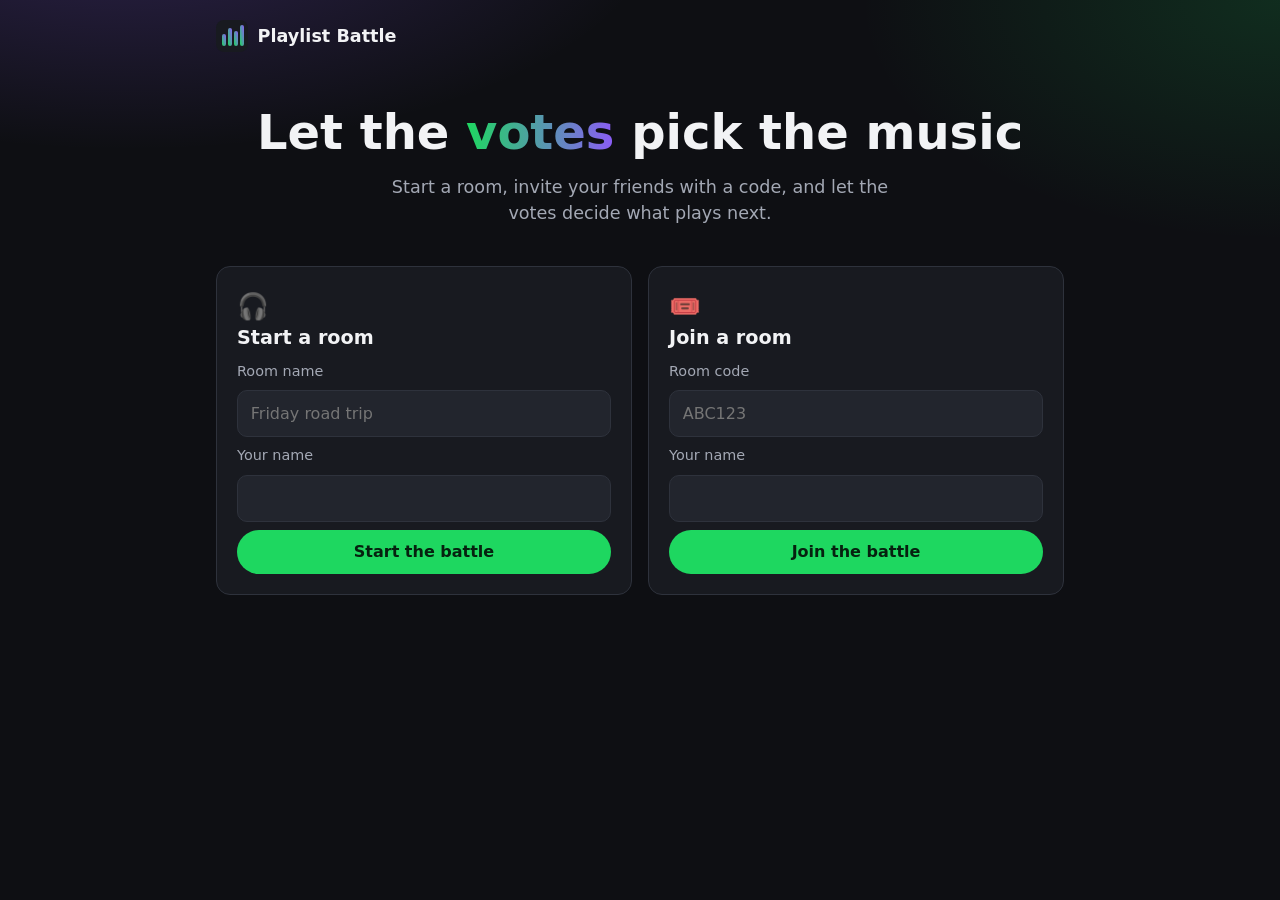
<file: ui/index.html>
<!doctype html>
<html lang="en">
<head>
  <meta charset="utf-8">
  <meta name="viewport" content="width=device-width, initial-scale=1">
  <title>Playlist Battle</title>
  <link rel="icon" href="logo.svg" type="image/svg+xml">
  <link rel="stylesheet" href="style.css">
</head>
<body>
  <a class="site-header" href="index.html">
    <img class="logo" src="logo.svg" alt="">
    Playlist Battle
  </a>
  <main>
    <section class="hero">
      <h1>Let the <span>votes</span> pick the music</h1>
      <p>Start a room, invite your friends with a code, and let the votes decide what plays next.</p>
    </section>

    <p class="error" role="alert" id="error" hidden></p>

    <div class="grid">
      <section class="card">
        <div class="card-icon" aria-hidden="true">🎧</div>
        <h2>Start a room</h2>
        <form id="create-form">
          <label for="room_name">Room name</label>
          <input id="room_name" name="room_name" placeholder="Friday road trip" required>
          <label for="host_name">Your name</label>
          <input id="host_name" name="your_name" required>
          <button type="submit">Start the battle</button>
        </form>
      </section>

      <section class="card">
        <div class="card-icon" aria-hidden="true">🎟️</div>
        <h2>Join a room</h2>
        <form id="join-form">
          <label for="code">Room code</label>
          <input id="code" name="code" placeholder="ABC123" autocomplete="off" required>
          <label for="guest_name">Your name</label>
          <input id="guest_name" name="your_name" required>
          <button type="submit">Join the battle</button>
        </form>
      </section>
    </div>
  </main>
  <script src="config.js"></script>
  <script src="api.js"></script>
  <script src="index.js"></script>
</body>
</html>
</file>
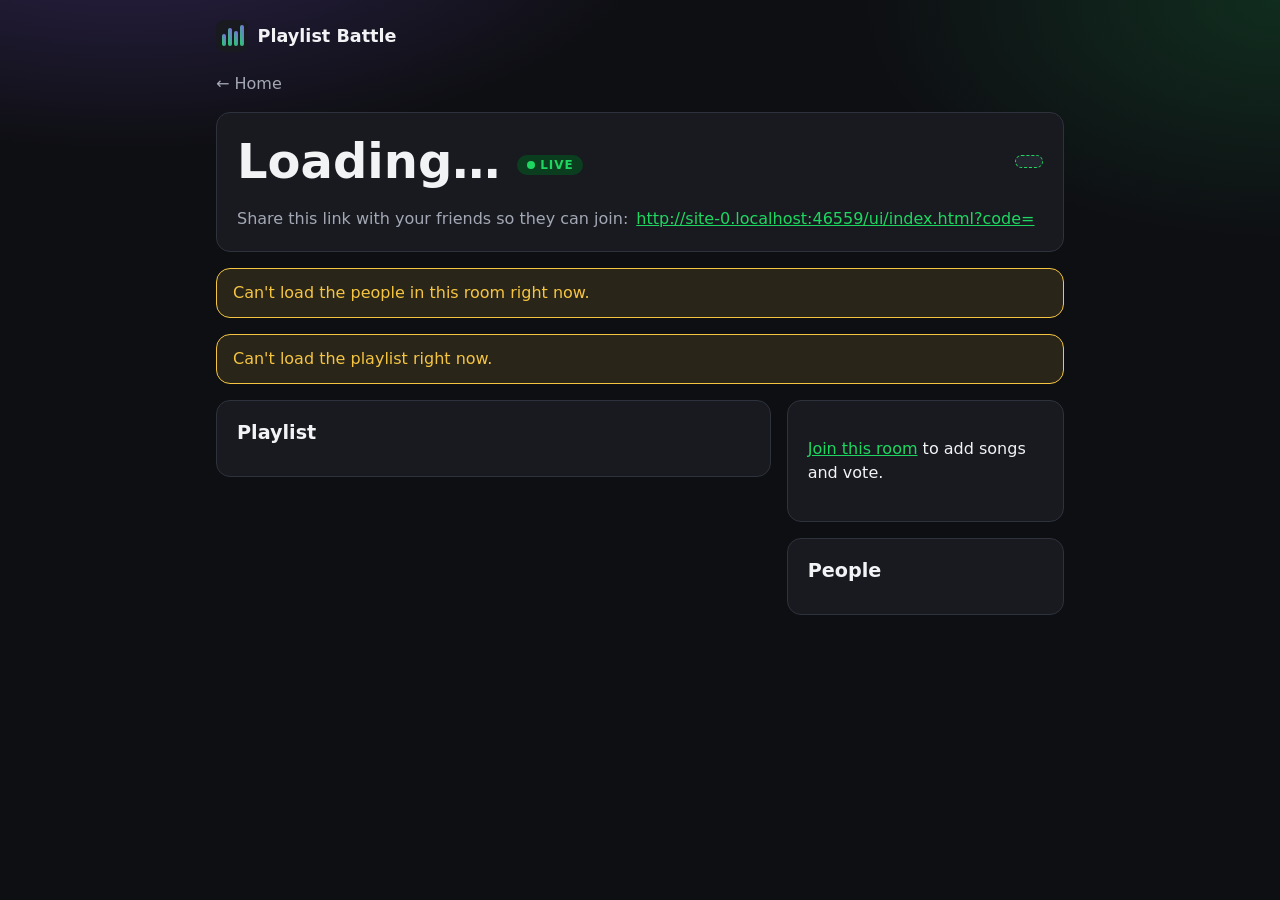
<file: ui/room.html>
<!doctype html>
<html lang="en">
<head>
  <meta charset="utf-8">
  <meta name="viewport" content="width=device-width, initial-scale=1">
  <title>Room · Playlist Battle</title>
  <link rel="icon" href="logo.svg" type="image/svg+xml">
  <link rel="stylesheet" href="style.css">
</head>
<body>
  <a class="site-header" href="index.html">
    <img class="logo" src="logo.svg" alt="">
    Playlist Battle
  </a>
  <main>
    <a class="back" href="index.html">← Home</a>

    <section class="card">
      <div class="room-header">
        <h1><span id="room-name">Loading…</span> <span class="live" title="This page updates by itself">Live</span></h1>
        <span class="code-badge" aria-label="Room code" id="room-code"></span>
      </div>
      <div class="share">
        Share this link with your friends so they can join:
        <a id="share-link"></a>
      </div>
    </section>

    <p class="error" role="alert" id="error" hidden></p>
    <p class="notice" role="status" id="rooms-notice" hidden></p>
    <p class="notice" role="status" id="battle-notice" hidden></p>

    <div class="room-layout">
      <div>
        <div id="now-playing"></div>

        <section class="card">
          <div class="playlist-header">
            <h2>Playlist</h2>
            <button class="button-small" type="button" id="play" hidden>▶ Play the winner</button>
          </div>
          <div id="playlist"></div>
        </section>

        <section class="card" id="played-card" hidden>
          <h2>Played</h2>
          <ol class="played" id="played"></ol>
        </section>
      </div>

      <div>
        <section class="card" id="add-card" hidden>
          <h2>Add a song</h2>
          <form id="add-form">
            <label for="title">Title</label>
            <input id="title" name="title" required>
            <label for="artist">Artist</label>
            <input id="artist" name="artist" required>
            <button type="submit">Add song</button>
          </form>
        </section>
        <section class="card" id="join-card" hidden>
          <p><a id="join-link">Join this room</a> to add songs and vote.</p>
        </section>

        <section class="card">
          <h2 id="people-title">People</h2>
          <ul class="members" id="members"></ul>
        </section>
      </div>
    </div>
  </main>
  <script src="config.js"></script>
  <script src="api.js"></script>
  <script src="room.js"></script>
</body>
</html>
</file>
<file: ui/style.css>
:root {
  --bg: #0e0f13;
  --surface: #181a20;
  --surface-2: #22252d;
  --border: #2e323c;
  --text: #f2f3f5;
  --muted: #a3a8b4;
  --accent: #1ed760;
  --accent-dark: #0b3d1f;
  --purple: #8b5cf6;
  --error: #ff7a7a;
  --gold: #f5c542;
  --silver: #c9ced8;
  --bronze: #d9895b;
  --radius: 14px;
}

* {
  box-sizing: border-box;
}

body {
  margin: 0;
  font-family: system-ui, -apple-system, "Segoe UI", Roboto, sans-serif;
  background:
    radial-gradient(900px 400px at 10% -10%, rgba(139, 92, 246, 0.25), transparent 60%),
    radial-gradient(700px 400px at 100% 0%, rgba(30, 215, 96, 0.15), transparent 60%),
    var(--bg);
  background-attachment: fixed;
  color: var(--text);
  line-height: 1.5;
  min-height: 100vh;
}

a {
  color: var(--accent);
}

:focus-visible {
  outline: 3px solid var(--accent);
  outline-offset: 2px;
}

.site-header {
  display: flex;
  align-items: center;
  gap: 0.6rem;
  max-width: 880px;
  margin: 0 auto;
  padding: 1.25rem 1rem;
  font-weight: 700;
  font-size: 1.1rem;
  color: var(--text);
  text-decoration: none;
}

.logo {
  width: 32px;
  height: 32px;
}

main {
  max-width: 880px;
  margin: 0 auto;
  padding: 0 1rem 3rem;
}

h1,
h2 {
  line-height: 1.2;
  margin: 0 0 0.75rem;
}

h1 {
  font-size: clamp(2rem, 6vw, 3rem);
}

h2 {
  font-size: 1.2rem;
}

.hero {
  text-align: center;
  padding: 2rem 0 2.5rem;
}

.hero h1 span {
  background: linear-gradient(90deg, var(--accent), var(--purple));
  -webkit-background-clip: text;
  background-clip: text;
  color: transparent;
}

.hero p {
  color: var(--muted);
  font-size: 1.1rem;
  max-width: 34rem;
  margin: 0 auto;
}

.grid {
  display: grid;
  grid-template-columns: repeat(auto-fit, minmax(260px, 1fr));
  gap: 1rem;
  align-items: start;
}

.card {
  background: var(--surface);
  border: 1px solid var(--border);
  border-radius: var(--radius);
  padding: 1.25rem;
  margin-bottom: 1rem;
}

.card-icon {
  font-size: 1.6rem;
}

form {
  display: grid;
  gap: 0.5rem;
}

label {
  font-size: 0.9rem;
  color: var(--muted);
}

input {
  font: inherit;
  color: var(--text);
  background: var(--surface-2);
  border: 1px solid var(--border);
  border-radius: 10px;
  padding: 0.65rem 0.8rem;
}

input:focus {
  border-color: var(--accent);
}

button,
.button {
  font: inherit;
  font-weight: 600;
  border: none;
  border-radius: 999px;
  padding: 0.65rem 1.2rem;
  cursor: pointer;
  background: var(--accent);
  color: #06210f;
  text-decoration: none;
  transition: transform 0.1s ease, filter 0.1s ease;
}

button:hover,
.button:hover {
  filter: brightness(1.1);
}

button:active {
  transform: scale(0.97);
}

.button-ghost {
  background: transparent;
  color: var(--text);
  border: 1px solid var(--border);
}

.button-small {
  padding: 0.4rem 0.9rem;
  font-size: 0.9rem;
}

form.inline {
  display: inline;
}

.error {
  background: rgba(255, 122, 122, 0.12);
  border: 1px solid var(--error);
  color: var(--error);
  border-radius: 10px;
  padding: 0.6rem 0.9rem;
}

.back {
  display: inline-block;
  color: var(--muted);
  text-decoration: none;
  margin-bottom: 1rem;
}

.room-header {
  display: flex;
  flex-wrap: wrap;
  justify-content: space-between;
  align-items: center;
  gap: 1rem;
}

.room-header h1 {
  margin: 0;
}

.code-badge {
  font-family: ui-monospace, "SF Mono", Menlo, monospace;
  font-size: 1.4rem;
  letter-spacing: 0.2em;
  background: var(--surface-2);
  border: 1px dashed var(--accent);
  border-radius: 10px;
  padding: 0.35rem 0.8rem;
}

.share {
  display: flex;
  flex-wrap: wrap;
  gap: 0.5rem;
  align-items: center;
  margin-top: 1rem;
  color: var(--muted);
  word-break: break-all;
}

.room-layout {
  display: grid;
  grid-template-columns: 2fr 1fr;
  gap: 1rem;
  align-items: start;
}

@media (max-width: 720px) {
  .room-layout {
    grid-template-columns: 1fr;
  }
}

.playlist {
  list-style: none;
  margin: 0;
  padding: 0;
  display: grid;
  gap: 0.6rem;
}

.song {
  display: grid;
  grid-template-columns: auto 1fr auto;
  gap: 0.9rem;
  align-items: center;
  background: var(--surface-2);
  border: 1px solid var(--border);
  border-radius: 12px;
  padding: 0.75rem 0.9rem;
}

.rank {
  width: 2.2rem;
  height: 2.2rem;
  border-radius: 50%;
  display: grid;
  place-items: center;
  font-weight: 700;
  background: var(--surface);
  border: 1px solid var(--border);
}

.rank-1 {
  background: var(--gold);
  color: #3a2a00;
  border: none;
}

.rank-2 {
  background: var(--silver);
  color: #24272e;
  border: none;
}

.rank-3 {
  background: var(--bronze);
  color: #3a1a08;
  border: none;
}

.song-title {
  font-weight: 700;
}

.song-meta {
  color: var(--muted);
  font-size: 0.85rem;
}

.vote-bar {
  height: 6px;
  background: var(--surface);
  border-radius: 999px;
  margin-top: 0.4rem;
  overflow: hidden;
}

.vote-bar span {
  display: block;
  height: 100%;
  background: linear-gradient(90deg, var(--accent), var(--purple));
  border-radius: 999px;
}

.empty {
  text-align: center;
  color: var(--muted);
  padding: 2rem 1rem;
}

.empty svg {
  width: 56px;
  height: 56px;
  opacity: 0.6;
}

.members {
  list-style: none;
  margin: 0;
  padding: 0;
  display: grid;
  gap: 0.5rem;
}

.member {
  display: flex;
  align-items: center;
  gap: 0.6rem;
}

.avatar {
  width: 2rem;
  height: 2rem;
  border-radius: 50%;
  display: grid;
  place-items: center;
  font-weight: 700;
  color: #0e0f13;
}

.avatar-0 { background: #1ed760; }
.avatar-1 { background: #a78bfa; }
.avatar-2 { background: #f5c542; }
.avatar-3 { background: #60a5fa; }
.avatar-4 { background: #f472b6; }

.tag {
  font-size: 0.75rem;
  background: var(--accent-dark);
  color: var(--accent);
  border-radius: 999px;
  padding: 0.1rem 0.5rem;
}

.playlist-header {
  display: flex;
  justify-content: space-between;
  align-items: center;
  gap: 0.5rem;
  margin-bottom: 0.75rem;
}

.playlist-header h2 {
  margin: 0;
}

.song-actions {
  display: flex;
  flex-wrap: wrap;
  justify-content: flex-end;
  gap: 0.4rem;
}

.now-playing {
  display: grid;
  grid-template-columns: auto 1fr auto;
  gap: 1rem;
  align-items: center;
  background: linear-gradient(135deg, rgba(30, 215, 96, 0.18), rgba(139, 92, 246, 0.22)), var(--surface);
  border-color: var(--accent);
}

.now-label {
  font-size: 0.75rem;
  font-weight: 700;
  letter-spacing: 0.12em;
  text-transform: uppercase;
  color: var(--accent);
}

.equalizer {
  display: flex;
  align-items: flex-end;
  gap: 3px;
  width: 28px;
  height: 28px;
}

.equalizer span {
  flex: 1;
  background: var(--accent);
  border-radius: 2px;
  animation: bounce 0.9s ease-in-out infinite;
}

.equalizer span:nth-child(2) { animation-delay: -0.3s; }
.equalizer span:nth-child(3) { animation-delay: -0.6s; }
.equalizer span:nth-child(4) { animation-delay: -0.15s; }

@keyframes bounce {
  0%, 100% { height: 25%; }
  50% { height: 100%; }
}

@media (prefers-reduced-motion: reduce) {
  .equalizer span {
    animation: none;
    height: 60%;
  }
}

.played {
  margin: 0;
  padding-left: 1.2rem;
  color: var(--muted);
}

@media (max-width: 520px) {
  .song,
  .now-playing {
    grid-template-columns: auto 1fr;
  }

  .song-actions,
  .now-playing .button {
    grid-column: 1 / -1;
    justify-content: flex-start;
    justify-self: start;
  }
}

.live {
  display: inline-flex;
  align-items: center;
  gap: 0.35rem;
  vertical-align: middle;
  font-size: 0.75rem;
  font-weight: 700;
  letter-spacing: 0.08em;
  text-transform: uppercase;
  color: var(--accent);
  background: var(--accent-dark);
  border-radius: 999px;
  padding: 0.2rem 0.6rem;
}

.live::before {
  content: "";
  width: 0.5rem;
  height: 0.5rem;
  border-radius: 50%;
  background: var(--accent);
  animation: pulse 1.6s ease-in-out infinite;
}

@keyframes pulse {
  0%, 100% { opacity: 1; }
  50% { opacity: 0.3; }
}

@media (prefers-reduced-motion: reduce) {
  .live::before {
    animation: none;
  }
}

.notice {
  background: rgba(245, 197, 66, 0.12);
  border: 1px solid var(--gold);
  color: var(--gold);
  border-radius: var(--radius);
  padding: 0.75rem 1rem;
  margin: 0 0 1rem;
}

[hidden] {
  display: none !important;
}
</file>
